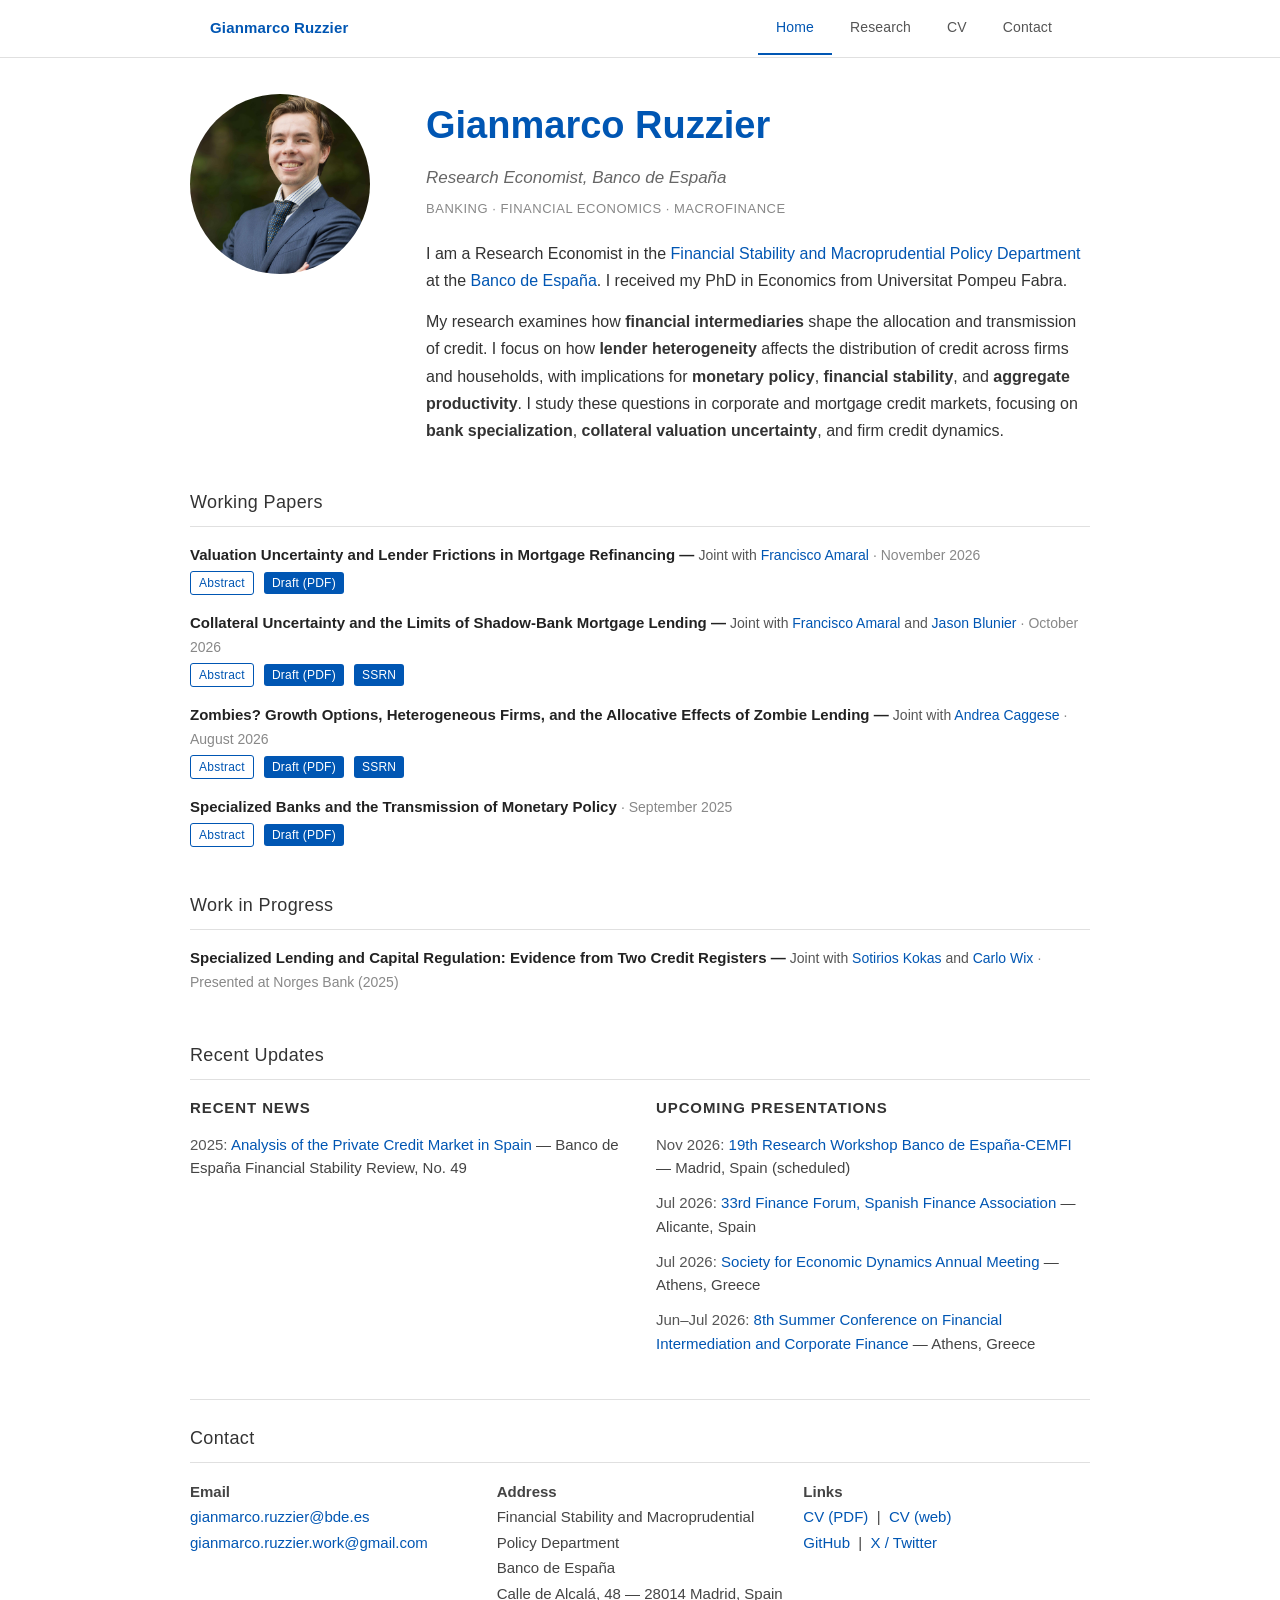
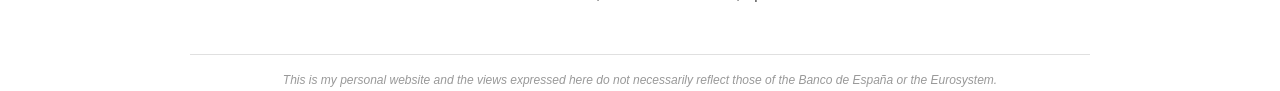
<file: index.html>
<!DOCTYPE html>
<html lang="en">
<head>
  <meta charset="UTF-8" />
  <meta name="viewport" content="width=device-width, initial-scale=1.0" />
  <meta name="color-scheme" content="light" />
  <title>Gianmarco Ruzzier &ndash; Economist</title>
  <link rel="stylesheet" href="css/style.css" />
</head>
<body>

  <nav class="site-nav">
    <div class="nav-inner">
      <span class="nav-name">Gianmarco Ruzzier</span>
      <div class="nav-links">
        <a href="index.html" class="active">Home</a>
        <a href="research.html">Research</a>
        <a href="cv.html">CV</a>
        <a href="#contact">Contact</a>
      </div>
    </div>
  </nav>

  <div class="container">

    <!-- Header: photo left, bio right -->
    <div class="header-section">
      <img src="assets/img/gr_8222_cut.jpg" alt="Gianmarco Ruzzier" class="profile-photo" />
      <div class="header-content">
        <h1>Gianmarco Ruzzier</h1>
        <div class="title">Research Economist, <span class="title-institution"><a href="https://www.bde.es/wbe/es/">Banco de Espa&ntilde;a</a></span></div>
        <div class="research-interests">Banking &middot; Financial Economics &middot; Macrofinance</div>

        <div class="intro-text">
          I am a Research Economist in the <a href="https://www.bde.es/wbe/en/areas-actuacion/analisis-e-investigacion/investigadores/por-departamento/">Financial Stability and Macroprudential Policy Department</a> at the <a href="https://www.bde.es/wbe/es/">Banco de Espa&ntilde;a</a>. I received my PhD in Economics from Universitat Pompeu Fabra.
        </div>

        <div class="intro-text">
          My research examines how <strong>financial intermediaries</strong> shape the allocation and transmission of credit. I focus on how <strong>lender heterogeneity</strong> affects the distribution of credit across firms and households, with implications for <strong>monetary policy</strong>, <strong>financial stability</strong>, and <strong>aggregate productivity</strong>. I study these questions in corporate and mortgage credit markets, focusing on <strong>bank specialization</strong>, <strong>collateral valuation uncertainty</strong>, and firm credit dynamics.
        </div>

      </div>
    </div>

    <!-- Working Papers -->
    <div class="research-focus" id="research">
      <h2>Working Papers</h2>
      <div class="papers-list">

        <div class="paper-item">
          <div class="paper-title-line">Valuation Uncertainty and Lender Frictions in Mortgage Refinancing &mdash; <span class="paper-coauthor">Joint with <a href="https://franciscoamaral.net/">Francisco Amaral</a></span> <span class="paper-date">&middot; November 2026</span></div>
          <details class="paper-toggle">
            <summary>
              <span class="abstract-btn">Abstract</span>
              <a class="paper-action-btn" href="https://gianmarcoruzzier1.github.io/valuation-uncertainty-refinancing/valuation-uncertainty-refinancing.pdf" target="_blank" onclick="event.stopPropagation()">Draft (PDF)</a>
            </summary>
            <p>Many borrowers do not refinance even when doing so would lower their payments. We show that this is partly driven by a lender-side friction: the difficulty of valuing a house, or collateral uncertainty, restricts refinancing. Using loan performance and property records, we find that borrowers refinance less where homes are harder to value, even when refinancing would yield net savings. Mortgage application data show that greater uncertainty about local home values predicts a higher likelihood that lenders turn down a refinance application. In these markets, refinance appraisals rely on fewer and more distant comparable sales, making valuations less precise. Foreclosed homes also sell at larger discounts, pointing to weaker recovery in default. When mortgage rates fall, borrowers are less likely to refinance where homes are harder to value, leaving substantial savings unrealized.</p>
          </details>
        </div>

        <div class="paper-item">
          <div class="paper-title-line">Collateral Uncertainty and the Limits of Shadow-Bank Mortgage Lending &mdash; <span class="paper-coauthor">Joint with <a href="https://franciscoamaral.net/">Francisco Amaral</a> and <a href="https://www.df.uzh.ch/en/people/phd-candidates/jason-blunier.html">Jason Blunier</a></span> <span class="paper-date">&middot; October 2026</span></div>
          <details class="paper-toggle">
            <summary>
              <span class="abstract-btn">Abstract</span>
              <a class="paper-action-btn" href="https://gianmarcoruzzier1.github.io/collateral_uncertainty_draft/collateral-uncertainty-shadow-bank-mortgage-lending.pdf" target="_blank" onclick="event.stopPropagation()">Draft (PDF)</a>
              <a class="paper-action-btn" href="https://papers.ssrn.com/sol3/papers.cfm?abstract_id=7682295" target="_blank" onclick="event.stopPropagation()">SSRN</a>
            </summary>
            <p>Shadow banks&rsquo; share of U.S. mortgage lending has risen substantially, while their expansion has varied widely across local markets. We study whether uncertainty about property values shapes this geographic pattern by making mortgages costlier to sell. Using mortgage and property data, we find that shadow banks have lower local market shares and expand more slowly in higher-uncertainty areas, even among conventional loans below the conforming loan limit. Application data link this pattern to lenders&rsquo; decisions: denial rates rise more with uncertainty for shadow banks than for banks, with the difference concentrated in refinancing. Consistent with a role for balance-sheet capacity, denial responses are stronger among more sale-dependent shadow banks. We also find evidence consistent with higher distribution costs in higher-uncertainty markets: less use of appraisal alternatives, greater repurchase risk and longer times to sale. Collateral uncertainty constrains shadow-bank expansion and preserves a local role for balance-sheet lending.</p>
          </details>
        </div>

        <div class="paper-item">
          <div class="paper-title-line">Zombies? Growth Options, Heterogeneous Firms, and the Allocative Effects of Zombie Lending &mdash; <span class="paper-coauthor">Joint with <a href="https://andreacaggese.weebly.com/">Andrea Caggese</a></span> <span class="paper-date">&middot; August 2026</span></div>
          <details class="paper-toggle">
            <summary>
              <span class="abstract-btn">Abstract</span>
              <a class="paper-action-btn" href="https://drive.google.com/file/d/1XWHxjlj0BENdjI-bgrujdKQ50kdO9gzp/view" target="_blank" onclick="event.stopPropagation()">Draft (PDF)</a>
              <a class="paper-action-btn" href="https://papers.ssrn.com/sol3/papers.cfm?abstract_id=7682299" target="_blank" onclick="event.stopPropagation()">SSRN</a>
            </summary>
            <p>We develop a model with firm dynamics, imperfect competition, and investment options. Firms borrow using credit lines offered by competitive lenders that can optimally provide &ldquo;zombie&rdquo; lending, with an interest rate below the risk free rate. We solve and calibrate the model and show that zombie lending is used in equilibrium to subsidise two very different types of firms: &ldquo;Stagnant zombies&rdquo; previously borrowed to fund projects that are no longer feasible. They are offered zombie lending so that they can gradually reduce their debt and avoid default. &ldquo;High-potential zombies&rdquo; have options to invest in projects that can increase their profitability, and borrow to pursue them. Zombie lending &ldquo;buys them more time&rdquo;, in the hope they will become more profitable in the future and will thus be able to repay the debt. The main insight of the model is that while both types of zombie firms are consistent with the way such firms are usually identified in the empirical literature, they have opposite implications for misallocation and aggregate productivity and welfare. We use the model to propose novel criteria to identify the different zombie types and new testable predictions of their allocative effects: an increase in markup dispersion within industries should increase the share of zombie firms and the share of zombies that in the future recover and reach top quartile performance; sectors where zombies behave like high-potential ones should exhibit positive TFP responses to zombie prevalence, while those dominated by stagnant zombies should show declining productivity. Using firm-level data from Italian firms between 2007&ndash;2016, we provide robust empirical evidence confirming these predictions.</p>
          </details>
        </div>

        <div class="paper-item">
          <div class="paper-title-line">Specialized Banks and the Transmission of Monetary Policy <span class="paper-date">&middot; September 2025</span></div>
          <details class="paper-toggle">
            <summary>
              <span class="abstract-btn">Abstract</span>
              <a class="paper-action-btn" href="https://gianmarcoruzzier1.github.io/jmp_draft/specialized-banks-monetary-policy.pdf" target="_blank" onclick="event.stopPropagation()">Draft (PDF)</a>
            </summary>
            <p>Using granular bank-firm data from the Spanish credit register and U.S. syndicated loans, I examine the impact of banks' sectoral specialization on credit supply decisions in response to monetary policy shocks. Following an expansionary monetary policy, banks significantly increase lending to firms in sectors where they specialize. A 25 basis point rate reduction leads specialized banks to increase credit by 1.2&ndash;1.4 percentage points more to firms in their sectors of expertise, with effects peaking after one year. This result holds across both the Spanish lending market and the U.S. syndicated one. The mechanism operates through information advantages: the specialization effect is stronger for opaque borrowers, and specialized banks experience lower default rates following monetary easing. These supply decisions have real effects, as firms with greater exposure to specialized lenders exhibit larger increases in investment and profitability during expansionary periods. The findings show that monetary policy transmission varies systematically across sectors depending on the distribution of bank specialization.</p>
          </details>
        </div>

      </div>
    </div>

    <!-- Work in Progress -->
    <div class="research-focus" id="work-in-progress">
      <h2>Work in Progress</h2>
      <div class="papers-list">

        <div class="paper-item">
          <div class="paper-title-line">Specialized Lending and Capital Regulation: Evidence from Two Credit Registers &mdash; <span class="paper-coauthor">Joint with <a href="https://sites.google.com/site/sotirioskokas/">Sotirios Kokas</a> and <a href="https://sites.google.com/site/carlowix/home">Carlo Wix</a></span> <span class="paper-date">&middot; Presented at Norges Bank (2025)</span></div>
        </div>

      </div>
    </div>

    <!-- Recent Updates: two-column grid -->
    <div class="updates-section">
      <h2>Recent Updates</h2>
      <div class="updates-grid">

        <div class="update-category">
          <h3>Recent News</h3>
          <div class="update-item">
            <span class="update-date">2025:</span> <a href="https://www.bde.es/f/webbe/GAP/Secciones/Publicaciones/InformesBoletinesRevistas/RevistaEstabilidadFinanciera/25/1_FSR49_Credito.pdf" target="_blank">Analysis of the Private Credit Market in Spain</a> &mdash; Banco de Espa&ntilde;a Financial Stability Review, No.&nbsp;49
          </div>
        </div>

        <div class="update-category">
          <h3>Upcoming Presentations</h3>
          <div class="update-item">
            <span class="update-date">Nov 2026:</span> <a href="https://www.bde.es/wbe/en/noticias-eventos/eventos/conferencias/19th-research-workshop-banco-de-espana-cemfi.html" target="_blank">19th Research Workshop Banco de Espa&ntilde;a-CEMFI</a> &mdash; Madrid, Spain (scheduled)
          </div>
          <div class="update-item">
            <span class="update-date">Jul 2026:</span> <a href="https://finance-forum.es/" target="_blank">33rd Finance Forum, Spanish Finance Association</a> &mdash; Alicante, Spain
          </div>
          <div class="update-item">
            <span class="update-date">Jul 2026:</span> <a href="https://economicdynamics.org/" target="_blank">Society for Economic Dynamics Annual Meeting</a> &mdash; Athens, Greece
          </div>
          <div class="update-item">
            <span class="update-date">Jun&ndash;Jul 2026:</span> <a href="https://summerfinconf.wixsite.com/mysite" target="_blank">8th Summer Conference on Financial Intermediation and Corporate Finance</a> &mdash; Athens, Greece
          </div>
        </div>

      </div>
    </div>

    <!-- Contact -->
    <div class="contact-section" id="contact">
      <h2>Contact</h2>
      <div class="contact-info">
        <div>
          <strong>Email</strong><br>
          <a href="mailto:gianmarco.ruzzier@bde.es">gianmarco.ruzzier@bde.es</a><br>
          <a href="mailto:gianmarco.ruzzier.work@gmail.com">gianmarco.ruzzier.work@gmail.com</a>
        </div>
        <div>
          <strong>Address</strong><br>
          Financial Stability and Macroprudential Policy Department<br>
          Banco de Espa&ntilde;a<br>
          Calle de Alcal&aacute;, 48 &mdash; 28014 Madrid, Spain
        </div>
        <div>
          <strong>Links</strong><br>
          <a href="assets/pdf/cv.pdf" target="_blank">CV (PDF)</a> &nbsp;|&nbsp; <a href="cv.html">CV (web)</a><br>
          <a href="https://github.com/gianmarcoruzzier1" target="_blank">GitHub</a> &nbsp;|&nbsp; <a href="https://twitter.com/GianEcon" target="_blank">X / Twitter</a>
        </div>
      </div>
    </div>

  </div><!-- /container -->

  <footer class="site-footer">
    This is my personal website and the views expressed here do not necessarily reflect those of the Banco de Espa&ntilde;a or the Eurosystem.
  </footer>

</body>
</html>
</file>
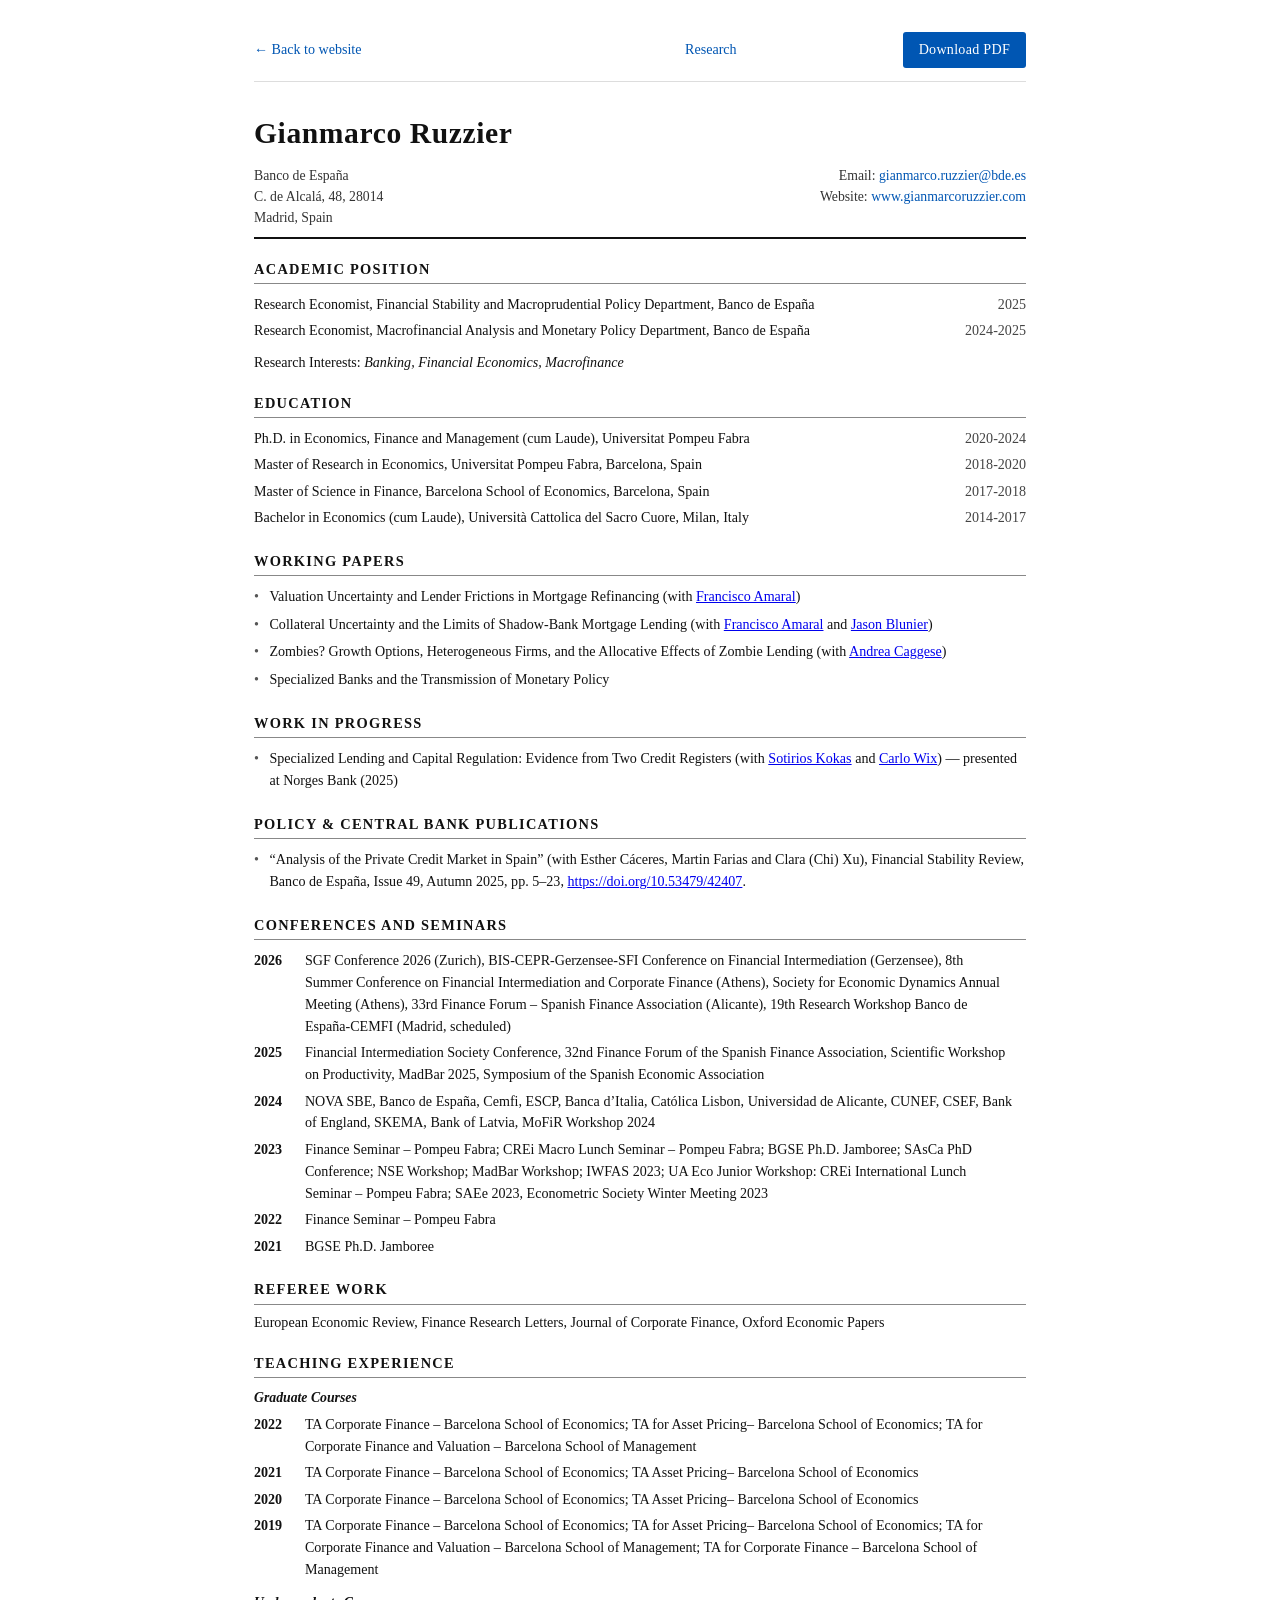
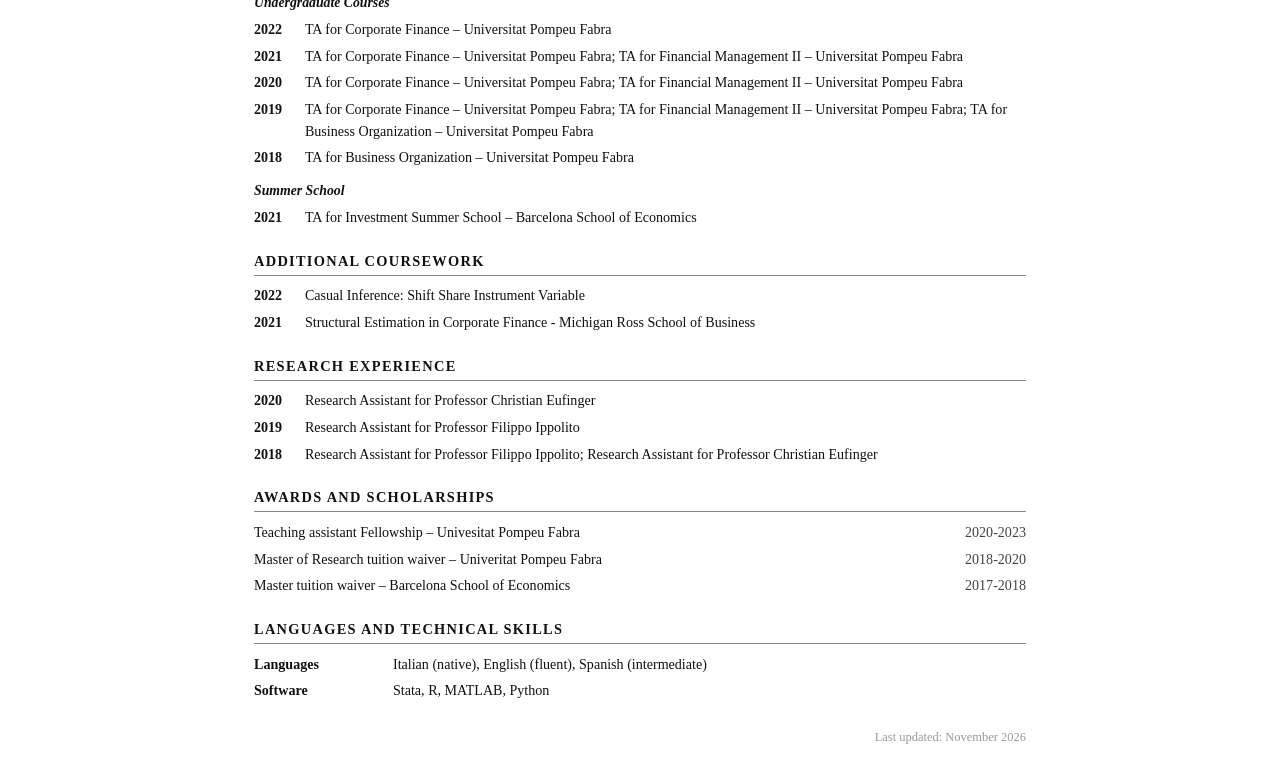
<file: cv.html>
<!DOCTYPE html>
<html lang="en">
<head>
  <meta charset="UTF-8" />
  <meta name="viewport" content="width=device-width, initial-scale=1.0" />
  <title>CV &ndash; Gianmarco Ruzzier</title>
  <style>
    *, *::before, *::after { box-sizing: border-box; margin: 0; padding: 0; }

    body {
      font-family: Georgia, serif;
      font-size: 15px;
      line-height: 1.55;
      color: #111;
      max-width: 820px;
      margin: 0 auto;
      padding: 2rem 1.5rem;
    }

    /* Toolbar (hidden when printing) */
    .toolbar {
      display: flex;
      justify-content: space-between;
      align-items: center;
      margin-bottom: 1.8rem;
      padding-bottom: 0.8rem;
      border-bottom: 1px solid #ddd;
    }
    .toolbar a { color: #0056b3; text-decoration: none; font-size: 0.88rem; }
    .toolbar a:hover { text-decoration: underline; }
    .btn-pdf {
      display: inline-block;
      background: #0056b3;
      color: #fff !important;
      text-decoration: none !important;
      border: none;
      padding: 0.45rem 1rem;
      font-size: 0.85rem;
      font-family: Georgia, serif;
      cursor: pointer;
      border-radius: 3px;
      letter-spacing: 0.02em;
      margin-left: 0.5rem;
    }
    .btn-pdf:hover { background: #003d80; }

    /* Header */
    .cv-name {
      font-size: 1.85rem;
      font-weight: bold;
      letter-spacing: 0.02em;
      margin-bottom: 0.5rem;
    }
    .cv-header {
      display: flex;
      justify-content: space-between;
      align-items: flex-start;
      border-bottom: 2px solid #111;
      padding-bottom: 0.55rem;
      margin-bottom: 0.2rem;
    }
    .cv-addr, .cv-info { font-size: 0.86rem; color: #333; line-height: 1.55; }
    .cv-info { text-align: right; }
    .cv-info a, .cv-addr a { color: #0056b3; text-decoration: none; }
    .cv-info a:hover { text-decoration: underline; }

    /* Sections */
    .cv-section { margin-top: 1.15rem; }
    .section-title {
      font-size: 0.9rem;
      font-weight: bold;
      text-transform: uppercase;
      letter-spacing: 0.09em;
      border-bottom: 1px solid #888;
      padding-bottom: 0.18rem;
      margin-bottom: 0.45rem;
    }
    .subsection-title {
      font-size: 0.86rem;
      font-style: italic;
      font-weight: bold;
      margin: 0.55rem 0 0.2rem;
    }

    /* Entry tables */
    table.entries {
      width: 100%;
      border-collapse: collapse;
    }
    table.entries td {
      vertical-align: top;
      padding: 0.15rem 0;
      font-size: 0.88rem;
    }
    table.entries td.desc  { width: 85%; padding-right: 0.8rem; }
    table.entries td.year  { width: 15%; text-align: right; white-space: nowrap; color: #444; }
    table.entries td.yr    { width: 6%;  font-weight: bold; white-space: nowrap; padding-right: 0.8rem; }
    table.entries td.lbl   { width: 18%; font-weight: bold; padding-right: 0.8rem; }

    /* Research interests */
    .ri { font-size: 0.88rem; margin-top: 0.45rem; }
    .ri em { font-style: italic; }

    /* Working papers */
    .papers { list-style: none; padding: 0; }
    .papers li {
      font-size: 0.88rem;
      padding: 0.18rem 0 0.18rem 1.1em;
      position: relative;
    }
    .papers li::before { content: "\2022"; position: absolute; left: 0; color: #555; }

    .update-note { font-size: 0.78rem; color: #999; margin-top: 1.5rem; text-align: right; }

    @media print {
      .toolbar { display: none !important; }
      body { padding: 0; font-size: 12.5px; max-width: 100%; }
      .cv-name { font-size: 1.5rem; }
      a { color: #111 !important; text-decoration: none !important; }
      @page { margin: 1.8cm 2.2cm; }
    }
  </style>
</head>
<body>

<div class="toolbar">
  <a href="index.html">&larr; Back to website</a>&nbsp;&nbsp;<a href="research.html">Research</a>
  <a class="btn-pdf" href="assets/pdf/cv.pdf" target="_blank">Download PDF</a>
</div>

<div class="cv">

  <div class="cv-name">Gianmarco Ruzzier</div>
  <div class="cv-header">
    <div class="cv-addr">Banco de España<br>C. de Alcalá, 48, 28014 <br>Madrid, Spain</div>
    <div class="cv-info">
      Email: <a href="mailto:gianmarco.ruzzier@bde.es">gianmarco.ruzzier@bde.es</a><br>
      Website: <a href="https://www.gianmarcoruzzier.com" target="_blank">www.gianmarcoruzzier.com</a>
    </div>
  </div>

  <div class="cv-section">
    <div class="section-title">Academic Position</div>
    <table class="entries">
      <tr><td class="desc">Research Economist, Financial Stability and Macroprudential Policy Department, Banco de España</td><td class="year">2025</td></tr>
      <tr><td class="desc">Research Economist, Macrofinancial Analysis and Monetary Policy Department, Banco de España</td><td class="year">2024-2025</td></tr>
    </table>
    <p class="ri">Research Interests: <em>Banking, Financial Economics, Macrofinance</em></p>
  </div>

  <div class="cv-section">
    <div class="section-title">Education</div>
    <table class="entries">
      <tr><td class="desc">Ph.D. in Economics, Finance and Management (cum Laude), Universitat Pompeu Fabra</td><td class="year">2020-2024</td></tr>
      <tr><td class="desc">Master of Research in Economics, Universitat Pompeu Fabra, Barcelona, Spain</td><td class="year">2018-2020</td></tr>
      <tr><td class="desc">Master of Science in Finance, Barcelona School of Economics, Barcelona, Spain</td><td class="year">2017-2018</td></tr>
      <tr><td class="desc">Bachelor in Economics (cum Laude), Universit&agrave; Cattolica del Sacro Cuore, Milan, Italy</td><td class="year">2014-2017</td></tr>
    </table>
  </div>

  <div class="cv-section">
    <div class="section-title">Working Papers</div>
    <ul class="papers">
      <li>Valuation Uncertainty and Lender Frictions in Mortgage Refinancing (with <a href="https://franciscoamaral.net/">Francisco Amaral</a>)</li>
      <li>Collateral Uncertainty and the Limits of Shadow-Bank Mortgage Lending (with <a href="https://franciscoamaral.net/">Francisco Amaral</a> and <a href="https://www.df.uzh.ch/en/people/phd-candidates/jason-blunier.html">Jason Blunier</a>)</li>
      <li>Zombies? Growth Options, Heterogeneous Firms, and the Allocative Effects of Zombie Lending (with <a href="https://andreacaggese.weebly.com/">Andrea Caggese</a>)</li>
      <li>Specialized Banks and the Transmission of Monetary Policy</li>
    </ul>
  </div>

  <div class="cv-section">
    <div class="section-title">Work in Progress</div>
    <ul class="papers">
      <li>Specialized Lending and Capital Regulation: Evidence from Two Credit Registers (with <a href="https://sites.google.com/site/sotirioskokas/">Sotirios Kokas</a> and <a href="https://sites.google.com/site/carlowix/home">Carlo Wix</a>) &mdash; presented at Norges Bank (2025)</li>
    </ul>
  </div>

  <div class="cv-section">
    <div class="section-title">Policy &amp; Central Bank Publications</div>
    <ul class="papers">
      <li>&ldquo;Analysis of the Private Credit Market in Spain&rdquo; (with Esther C&aacute;ceres, Martin Farias and Clara (Chi) Xu), Financial Stability Review, Banco de Espa&ntilde;a, Issue 49, Autumn 2025, pp. 5&ndash;23, <a href="https://doi.org/10.53479/42407" target="_blank">https://doi.org/10.53479/42407</a>.</li>
    </ul>
  </div>

  <div class="cv-section">
    <div class="section-title">Conferences and Seminars</div>
    <table class="entries">
      <tr><td class="yr">2026</td><td class="desc">SGF Conference 2026 (Zurich), BIS-CEPR-Gerzensee-SFI Conference on Financial Intermediation (Gerzensee), 8th Summer Conference on Financial Intermediation and Corporate Finance (Athens), Society for Economic Dynamics Annual Meeting (Athens), 33rd Finance Forum &ndash; Spanish Finance Association (Alicante), 19th Research Workshop Banco de Espa&ntilde;a-CEMFI (Madrid, scheduled)</td></tr>
      <tr><td class="yr">2025</td><td class="desc">Financial Intermediation Society Conference, 32nd Finance Forum of the Spanish Finance Association, Scientific Workshop on Productivity, MadBar 2025, Symposium of the Spanish Economic Association</td></tr>
      <tr><td class="yr">2024</td><td class="desc">NOVA SBE, Banco de España, Cemfi, ESCP, Banca d’Italia, Católica Lisbon, Universidad de Alicante, CUNEF, CSEF, Bank of England, SKEMA, Bank of Latvia, MoFiR Workshop 2024</td></tr>
      <tr><td class="yr">2023</td><td class="desc">Finance Seminar – Pompeu Fabra; CREi Macro Lunch Seminar – Pompeu Fabra; BGSE Ph.D. Jamboree; SAsCa PhD Conference; NSE Workshop; MadBar Workshop; IWFAS 2023; UA Eco Junior Workshop: CREi International Lunch Seminar – Pompeu Fabra; SAEe 2023, Econometric Society Winter Meeting 2023</td></tr>
      <tr><td class="yr">2022</td><td class="desc">Finance Seminar – Pompeu Fabra</td></tr>
      <tr><td class="yr">2021</td><td class="desc">BGSE Ph.D. Jamboree</td></tr>
    </table>
  </div>

  <div class="cv-section">
    <div class="section-title">Referee Work</div>
    <p style="font-size:0.88rem;">European Economic Review, Finance Research Letters, Journal of Corporate Finance, Oxford Economic Papers</p>
  </div>

  <div class="cv-section">
    <div class="section-title">Teaching Experience</div>
    <div class="subsection-title">Graduate Courses</div>
    <table class="entries">
      <tr><td class="yr">2022</td><td class="desc">TA Corporate Finance – Barcelona School of Economics; TA for Asset Pricing– Barcelona School of Economics; TA for Corporate Finance and Valuation – Barcelona School of Management</td></tr>
      <tr><td class="yr">2021</td><td class="desc">TA Corporate Finance – Barcelona School of Economics; TA Asset Pricing– Barcelona School of Economics</td></tr>
      <tr><td class="yr">2020</td><td class="desc">TA Corporate Finance – Barcelona School of Economics; TA Asset Pricing– Barcelona School of Economics</td></tr>
      <tr><td class="yr">2019</td><td class="desc">TA Corporate Finance – Barcelona School of Economics; TA for Asset Pricing– Barcelona School of Economics; TA for Corporate Finance and Valuation – Barcelona School of Management; TA for Corporate Finance – Barcelona School of Management</td></tr>
    </table>
    <div class="subsection-title">Undergraduate Courses</div>
    <table class="entries">
      <tr><td class="yr">2022</td><td class="desc">TA for Corporate Finance – Universitat Pompeu Fabra</td></tr>
      <tr><td class="yr">2021</td><td class="desc">TA for Corporate Finance – Universitat Pompeu Fabra; TA for Financial Management II – Universitat Pompeu Fabra</td></tr>
      <tr><td class="yr">2020</td><td class="desc">TA for Corporate Finance – Universitat Pompeu Fabra; TA for Financial Management II – Universitat Pompeu Fabra</td></tr>
      <tr><td class="yr">2019</td><td class="desc">TA for Corporate Finance – Universitat Pompeu Fabra; TA for Financial Management II – Universitat Pompeu Fabra; TA for Business Organization – Universitat Pompeu Fabra</td></tr>
      <tr><td class="yr">2018</td><td class="desc">TA for Business Organization – Universitat Pompeu Fabra</td></tr>
    </table>
    <div class="subsection-title">Summer School</div>
    <table class="entries">
      <tr><td class="yr">2021</td><td class="desc">TA for Investment Summer School – Barcelona School of Economics</td></tr>
    </table>
  </div>

  <div class="cv-section">
    <div class="section-title">Additional Coursework</div>
    <table class="entries">
      <tr><td class="yr">2022</td><td class="desc">Casual Inference: Shift Share Instrument Variable</td></tr>
      <tr><td class="yr">2021</td><td class="desc">Structural Estimation in Corporate Finance - Michigan Ross School of Business</td></tr>
    </table>
  </div>

  <div class="cv-section">
    <div class="section-title">Research Experience</div>
    <table class="entries">
      <tr><td class="yr">2020</td><td class="desc">Research Assistant for Professor Christian Eufinger</td></tr>
      <tr><td class="yr">2019</td><td class="desc">Research Assistant for Professor Filippo Ippolito</td></tr>
      <tr><td class="yr">2018</td><td class="desc">Research Assistant for Professor Filippo Ippolito; Research Assistant for Professor Christian Eufinger</td></tr>
    </table>
  </div>

  <div class="cv-section">
    <div class="section-title">Awards and Scholarships</div>
    <table class="entries">
      <tr><td class="desc">Teaching assistant Fellowship – Univesitat Pompeu Fabra</td><td class="year">2020-2023</td></tr>
      <tr><td class="desc">Master of Research tuition waiver – Univeritat Pompeu Fabra</td><td class="year">2018-2020</td></tr>
      <tr><td class="desc">Master tuition waiver – Barcelona School of Economics</td><td class="year">2017-2018</td></tr>
    </table>
  </div>

  <div class="cv-section">
    <div class="section-title">Languages and Technical Skills</div>
    <table class="entries">
      <tr><td class="lbl">Languages</td><td class="desc">Italian (native), English (fluent), Spanish (intermediate)</td></tr>
      <tr><td class="lbl">Software</td><td class="desc">Stata, R, MATLAB, Python</td></tr>
    </table>
  </div>

  <p class="update-note">Last updated: November 2026</p>

</div>

</body>
</html>
</file>
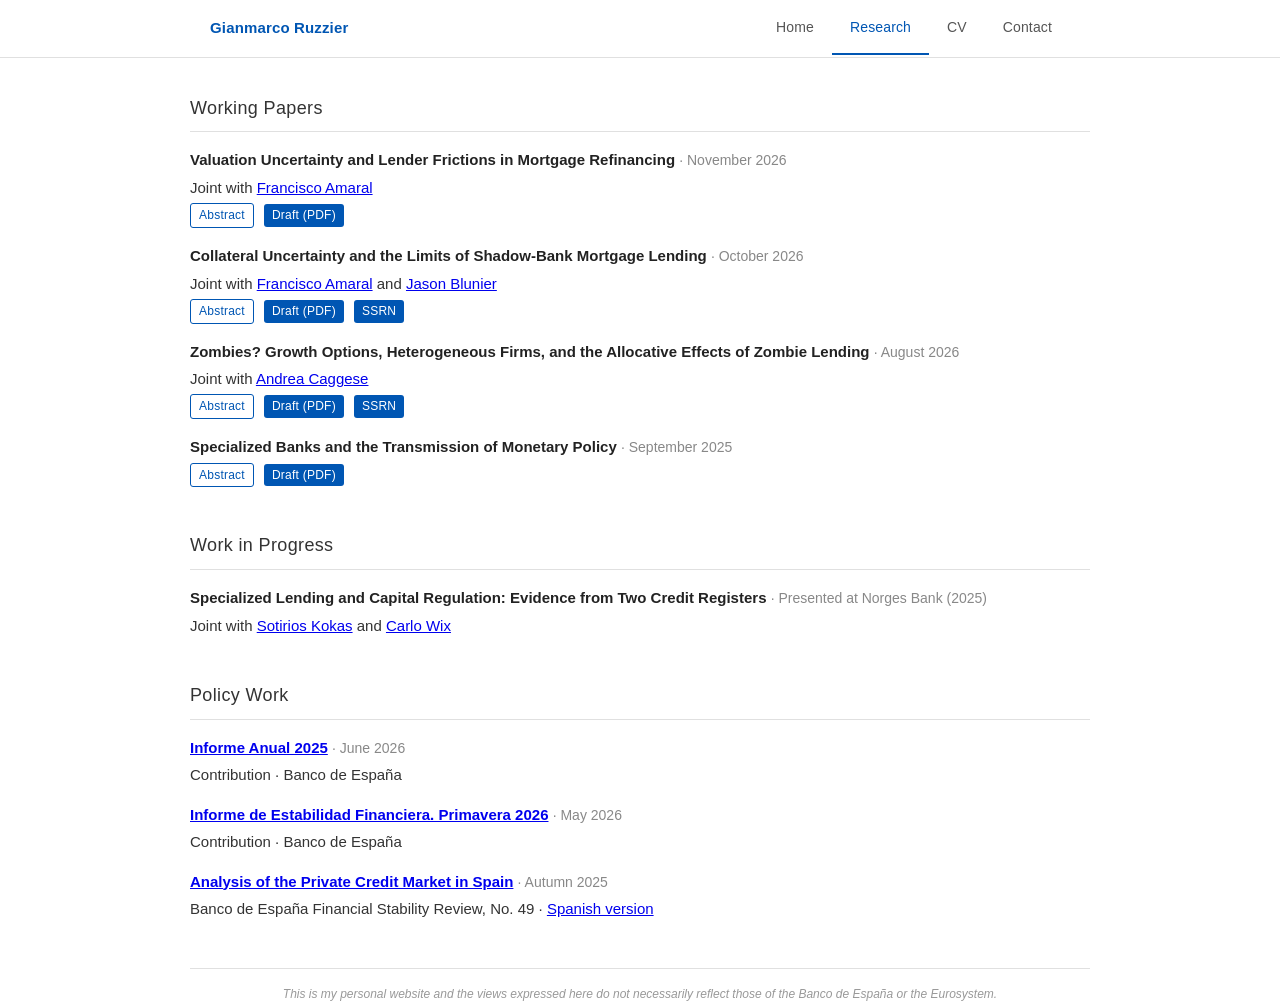
<file: research.html>
<!DOCTYPE html>
<html lang="en">
<head>
  <meta charset="UTF-8" />
  <meta name="viewport" content="width=device-width, initial-scale=1.0" />
  <meta name="color-scheme" content="light" />
  <title>Research &ndash; Gianmarco Ruzzier</title>
  <link rel="stylesheet" href="css/style.css" />
</head>
<body>

  <nav class="site-nav">
    <div class="nav-inner">
      <span class="nav-name">Gianmarco Ruzzier</span>
      <div class="nav-links">
        <a href="index.html">Home</a>
        <a href="research.html" class="active">Research</a>
        <a href="cv.html">CV</a>
        <a href="index.html#contact">Contact</a>
      </div>
    </div>
  </nav>

  <div class="container">

    <!-- Working Papers -->
    <div class="research-focus" id="working-papers">
      <h2>Working Papers</h2>
      <div class="papers-list">

        <div class="paper-item">
          <div class="paper-title-line">Valuation Uncertainty and Lender Frictions in Mortgage Refinancing <span class="paper-date">&middot; November 2026</span></div>
          <div class="paper-authors">Joint with <a href="https://franciscoamaral.net/">Francisco Amaral</a></div>
          <details class="paper-toggle">
            <summary>
              <span class="abstract-btn">Abstract</span>
              <a class="paper-action-btn" href="https://gianmarcoruzzier1.github.io/valuation-uncertainty-refinancing/valuation-uncertainty-refinancing.pdf" target="_blank" onclick="event.stopPropagation()">Draft (PDF)</a>
            </summary>
            <p>Many borrowers do not refinance even when doing so would lower their payments. We show that this is partly driven by a lender-side friction: the difficulty of valuing a house, or collateral uncertainty, restricts refinancing. Using loan performance and property records, we find that borrowers refinance less where homes are harder to value, even when refinancing would yield net savings. Mortgage application data show that greater uncertainty about local home values predicts a higher likelihood that lenders turn down a refinance application. In these markets, refinance appraisals rely on fewer and more distant comparable sales, making valuations less precise. Foreclosed homes also sell at larger discounts, pointing to weaker recovery in default. When mortgage rates fall, borrowers are less likely to refinance where homes are harder to value, leaving substantial savings unrealized.</p>
          </details>
        </div>

        <div class="paper-item">
          <div class="paper-title-line">Collateral Uncertainty and the Limits of Shadow-Bank Mortgage Lending <span class="paper-date">&middot; October 2026</span></div>
          <div class="paper-authors">Joint with <a href="https://franciscoamaral.net/">Francisco Amaral</a> and <a href="https://www.df.uzh.ch/en/people/phd-candidates/jason-blunier.html">Jason Blunier</a></div>
          <details class="paper-toggle">
            <summary>
              <span class="abstract-btn">Abstract</span>
              <a class="paper-action-btn" href="https://gianmarcoruzzier1.github.io/collateral_uncertainty_draft/collateral-uncertainty-shadow-bank-mortgage-lending.pdf" target="_blank" onclick="event.stopPropagation()">Draft (PDF)</a>
              <a class="paper-action-btn" href="https://papers.ssrn.com/sol3/papers.cfm?abstract_id=7682295" target="_blank" onclick="event.stopPropagation()">SSRN</a>
            </summary>
            <p>Shadow banks&rsquo; share of U.S. mortgage lending has risen substantially, while their expansion has varied widely across local markets. We study whether uncertainty about property values shapes this geographic pattern by making mortgages costlier to sell. Using mortgage and property data, we find that shadow banks have lower local market shares and expand more slowly in higher-uncertainty areas, even among conventional loans below the conforming loan limit. Application data link this pattern to lenders&rsquo; decisions: denial rates rise more with uncertainty for shadow banks than for banks, with the difference concentrated in refinancing. Consistent with a role for balance-sheet capacity, denial responses are stronger among more sale-dependent shadow banks. We also find evidence consistent with higher distribution costs in higher-uncertainty markets: less use of appraisal alternatives, greater repurchase risk and longer times to sale. Collateral uncertainty constrains shadow-bank expansion and preserves a local role for balance-sheet lending.</p>
          </details>
        </div>

        <div class="paper-item">
          <div class="paper-title-line">Zombies? Growth Options, Heterogeneous Firms, and the Allocative Effects of Zombie Lending <span class="paper-date">&middot; August 2026</span></div>
          <div class="paper-authors">Joint with <a href="https://andreacaggese.weebly.com/">Andrea Caggese</a></div>
          <details class="paper-toggle">
            <summary>
              <span class="abstract-btn">Abstract</span>
              <a class="paper-action-btn" href="https://drive.google.com/file/d/1XWHxjlj0BENdjI-bgrujdKQ50kdO9gzp/view" target="_blank" onclick="event.stopPropagation()">Draft (PDF)</a>
              <a class="paper-action-btn" href="https://papers.ssrn.com/sol3/papers.cfm?abstract_id=7682299" target="_blank" onclick="event.stopPropagation()">SSRN</a>
            </summary>
            <p>We develop a model with firm dynamics, imperfect competition, and investment options. Firms borrow using credit lines offered by competitive lenders that can optimally provide &ldquo;zombie&rdquo; lending, with an interest rate below the risk free rate. We solve and calibrate the model and show that zombie lending is used in equilibrium to subsidise two very different types of firms: &ldquo;Stagnant zombies&rdquo; previously borrowed to fund projects that are no longer feasible. They are offered zombie lending so that they can gradually reduce their debt and avoid default. &ldquo;High-potential zombies&rdquo; have options to invest in projects that can increase their profitability, and borrow to pursue them. Zombie lending &ldquo;buys them more time&rdquo;, in the hope they will become more profitable in the future and will thus be able to repay the debt. The main insight of the model is that while both types of zombie firms are consistent with the way such firms are usually identified in the empirical literature, they have opposite implications for misallocation and aggregate productivity and welfare. We use the model to propose novel criteria to identify the different zombie types and new testable predictions of their allocative effects: an increase in markup dispersion within industries should increase the share of zombie firms and the share of zombies that in the future recover and reach top quartile performance; sectors where zombies behave like high-potential ones should exhibit positive TFP responses to zombie prevalence, while those dominated by stagnant zombies should show declining productivity. Using firm-level data from Italian firms between 2007&ndash;2016, we provide robust empirical evidence confirming these predictions.</p>
          </details>
        </div>

        <div class="paper-item">
          <div class="paper-title-line">Specialized Banks and the Transmission of Monetary Policy <span class="paper-date">&middot; September 2025</span></div>
          <details class="paper-toggle">
            <summary>
              <span class="abstract-btn">Abstract</span>
              <a class="paper-action-btn" href="https://gianmarcoruzzier1.github.io/jmp_draft/specialized-banks-monetary-policy.pdf" target="_blank" onclick="event.stopPropagation()">Draft (PDF)</a>
            </summary>
            <p>Using granular bank-firm data from the Spanish credit register and U.S. syndicated loans, I examine the impact of banks' sectoral specialization on credit supply decisions in response to monetary policy shocks. Following an expansionary monetary policy, banks significantly increase lending to firms in sectors where they specialize. A 25 basis point rate reduction leads specialized banks to increase credit by 1.2&ndash;1.4 percentage points more to firms in their sectors of expertise, with effects peaking after one year. This result holds across both the Spanish lending market and the U.S. syndicated one. The mechanism operates through information advantages: the specialization effect is stronger for opaque borrowers, and specialized banks experience lower default rates following monetary easing. These supply decisions have real effects, as firms with greater exposure to specialized lenders exhibit larger increases in investment and profitability during expansionary periods. The findings show that monetary policy transmission varies systematically across sectors depending on the distribution of bank specialization.</p>
          </details>
        </div>

      </div>
    </div>

    <!-- Work in Progress -->
    <div class="research-focus" id="work-in-progress">
      <h2>Work in Progress</h2>
      <div class="papers-list">

        <div class="paper-item">
          <div class="paper-title-line">Specialized Lending and Capital Regulation: Evidence from Two Credit Registers <span class="paper-date">&middot; Presented at Norges Bank (2025)</span></div>
          <div class="paper-authors">Joint with <a href="https://sites.google.com/site/sotirioskokas/">Sotirios Kokas</a> and <a href="https://sites.google.com/site/carlowix/home">Carlo Wix</a></div>
        </div>

      </div>
    </div>

    <!-- Policy Work -->
    <div class="research-focus" id="policy-work">
      <h2>Policy Work</h2>
      <div class="papers-list">

        <div class="paper-item">
          <div class="paper-title-line"><a href="https://www.bde.es/wbe/es/publicaciones/informes-memorias-anuales/informe-anual/informe-anual-2025.html" target="_blank">Informe Anual 2025</a> <span class="paper-date">&middot; June 2026</span></div>
          <div class="paper-authors">Contribution &middot; Banco de Espa&ntilde;a</div>
        </div>

        <div class="paper-item">
          <div class="paper-title-line"><a href="https://www.bde.es/wbe/es/publicaciones/estabilidad-financiera-politica-macroprudencial/informe-estabilidad-financiera/informe-de-estabilidad-financiera-primavera-2026.html" target="_blank">Informe de Estabilidad Financiera. Primavera 2026</a> <span class="paper-date">&middot; May 2026</span></div>
          <div class="paper-authors">Contribution &middot; Banco de Espa&ntilde;a</div>
        </div>

        <div class="paper-item">
          <div class="paper-title-line"><a href="https://www.bde.es/wbe/en/publicaciones/estabilidad-financiera-politica-macroprudencial/revista-estabilidad-financiera/revista-de-estabilidad-financiera-numero-49-otono-2025.html" target="_blank">Analysis of the Private Credit Market in Spain</a> <span class="paper-date">&middot; Autumn 2025</span></div>
          <div class="paper-authors">Banco de Espa&ntilde;a Financial Stability Review, No.&nbsp;49 &middot; <a href="https://www.bde.es/wbe/es/publicaciones/estabilidad-financiera-politica-macroprudencial/revista-estabilidad-financiera/revista-de-estabilidad-financiera-numero-49-otono-2025.html" target="_blank">Spanish version</a></div>
        </div>

      </div>
    </div>

    <!--
    Published Papers (no entries yet — uncomment when ready)
    <div class="research-focus" id="published-papers">
      <h2>Published Papers</h2>
      <div class="papers-list">
      </div>
    </div>
    -->

  </div><!-- /container -->

  <footer class="site-footer">
    This is my personal website and the views expressed here do not necessarily reflect those of the Banco de Espa&ntilde;a or the Eurosystem.
  </footer>

</body>
</html>
</file>
<file: css/style.css>
* {
  margin: 0;
  padding: 0;
  box-sizing: border-box;
}

html { height: 100%; }

body {
  height: 100%;
  overflow-y: auto;
  -webkit-overflow-scrolling: touch;
  margin: 0;
  padding: 0 20px 60px 20px;
  font-family: -apple-system, BlinkMacSystemFont, 'Segoe UI', Roboto, sans-serif;
  background: white;
  font-size: 16px;
  line-height: 1.65;
  color: #333;
}

.container {
  max-width: 900px;
  margin: 0 auto;
}

/* -- Navigation -- */
.site-nav {
  background: #fff;
  margin: 0 -20px 36px -20px;
  width: calc(100% + 40px);
  position: sticky;
  top: 0;
  z-index: 100;
  border-bottom: 1px solid #e0e0e0;
}

.nav-inner {
  max-width: 900px;
  margin: 0 auto;
  padding: 0 20px;
  display: flex;
  align-items: center;
  justify-content: space-between;
}

.nav-name {
  color: #0056b3;
  font-weight: 600;
  font-size: 15px;
  padding: 16px 0;
  letter-spacing: 0.01em;
  white-space: nowrap;
}

.nav-links {
  display: flex;
}

.nav-links a {
  color: #555;
  text-decoration: none;
  padding: 14px 18px;
  font-size: 14px;
  font-weight: 500;
  letter-spacing: 0.01em;
  border-bottom: 2px solid transparent;
}

.nav-links a.active {
  color: #0056b3;
  border-bottom-color: #0056b3;
}

.nav-links a:hover {
  color: #0056b3;
}

/* -- Header / Bio -- */
.header-section {
  display: grid;
  grid-template-columns: 200px 1fr;
  gap: 36px;
  margin-bottom: 44px;
  align-items: start;
}

.profile-photo {
  width: 180px;
  height: 180px;
  border-radius: 50%;
  object-fit: cover;
  object-position: center 12%;
}

.header-content h1 {
  font-size: 38px;
  font-weight: 600;
  margin: 0 0 8px 0;
  color: #0056b3;
}

.header-content .title {
  font-size: 17px;
  color: #666;
  margin-bottom: 6px;
  font-style: italic;
}

.research-interests {
  font-size: 13px;
  color: #888;
  letter-spacing: 0.04em;
  text-transform: uppercase;
  margin-bottom: 20px;
}

.header-content .title a {
  color: #666;
  text-decoration: none;
}

.header-content .title a:hover {
  color: #0056b3;
  text-decoration: underline;
}

.intro-text {
  line-height: 1.7;
  margin-bottom: 14px;
  color: #333;
}

.intro-text:last-child { margin-bottom: 0; }

.intro-text a {
  color: #0056b3;
  text-decoration: none;
}

.intro-text a:hover { text-decoration: underline; }

/* -- Working Papers -- */
.research-focus {
  margin: 0 0 44px 0;
}

.research-focus h2,
.updates-section > h2,
.contact-section > h2 {
  font-size: 18px;
  font-weight: 500;
  letter-spacing: 0.02em;
  color: #333;
  margin-bottom: 16px;
  border-bottom: 1px solid #e0e0e0;
  padding-bottom: 8px;
}

.papers-list {
  display: flex;
  flex-direction: column;
  gap: 16px;
}

.paper-item {
  font-size: 15px;
  line-height: 1.55;
}

.paper-title-line {
  font-weight: 600;
  color: #222;
  margin-bottom: 4px;
}

.paper-date {
  font-weight: 400;
  color: #888;
  font-size: 14px;
}

.paper-coauthor {
  font-weight: 400;
  color: #555;
  font-size: 14px;
}

.paper-coauthor a {
  color: #0056b3;
  text-decoration: none;
}

.paper-coauthor a:hover { text-decoration: underline; }

.paper-toggle {
  margin-top: 4px;
}

.paper-toggle summary {
  cursor: pointer;
  list-style: none;
  display: flex;
  align-items: center;
  gap: 10px;
  user-select: none;
}

.paper-toggle summary::-webkit-details-marker { display: none; }

.abstract-btn {
  font-size: 12px;
  color: #0056b3;
  border: 1px solid #0056b3;
  padding: 2px 8px;
  border-radius: 3px;
  font-weight: 500;
  letter-spacing: 0.02em;
}

.paper-action-btn {
  font-size: 12px;
  color: #fff;
  background: #0056b3;
  padding: 2px 8px;
  border-radius: 3px;
  font-weight: 500;
  letter-spacing: 0.02em;
  text-decoration: none;
}

.paper-action-btn:hover { background: #003d80; }

.paper-action-btn.muted {
  background: #999;
  color: #fff;
  cursor: default;
}

.paper-toggle p {
  margin-top: 10px;
  font-size: 14px;
  line-height: 1.6;
  color: #444;
  padding-left: 2px;
}

/* -- Recent Updates -- */
.updates-section {
  margin-bottom: 44px;
}

.updates-grid {
  display: grid;
  grid-template-columns: repeat(auto-fit, minmax(300px, 1fr));
  gap: 32px;
}

.update-category h3 {
  font-size: 15px;
  font-weight: 600;
  color: #333;
  margin-bottom: 12px;
  text-transform: uppercase;
  letter-spacing: 0.06em;
}

.update-item {
  margin-bottom: 12px;
  font-size: 15px;
  line-height: 1.55;
  color: #444;
}

.update-item:last-child { margin-bottom: 0; }

.update-item a {
  color: #0056b3;
  text-decoration: none;
}

.update-item a:hover { text-decoration: underline; }

.update-date {
  font-weight: 500;
  color: #555;
}

/* -- Contact -- */
.contact-section {
  margin-top: 44px;
  padding-top: 24px;
  border-top: 1px solid #e0e0e0;
}

.contact-info {
  display: grid;
  grid-template-columns: repeat(auto-fit, minmax(220px, 1fr));
  gap: 20px;
}

.contact-info div {
  font-size: 15px;
  line-height: 1.7;
  color: #444;
}

.contact-info a {
  color: #0056b3;
  text-decoration: none;
}

.contact-info a:hover { text-decoration: underline; }

/* -- Footer -- */
.site-footer {
  max-width: 900px;
  margin: 48px auto 0;
  padding: 16px 0 0;
  border-top: 1px solid #e0e0e0;
  font-size: 12px;
  color: #999;
  font-style: italic;
  text-align: center;
}

/* -- Mobile -- */
@media (max-width: 768px) {
  .nav-name { display: none; }

  .nav-inner { padding: 0; }

  .nav-links {
    flex: 1;
    width: 100%;
  }

  .nav-links a {
    flex: 1;
    text-align: center;
    padding: 12px 0;
  }

  .header-section {
    grid-template-columns: 1fr;
    text-align: center;
  }

  .profile-photo {
    width: 150px;
    height: 150px;
    margin: 0 auto;
  }

  .updates-grid,
  .contact-info {
    grid-template-columns: 1fr;
  }
}
</file>
